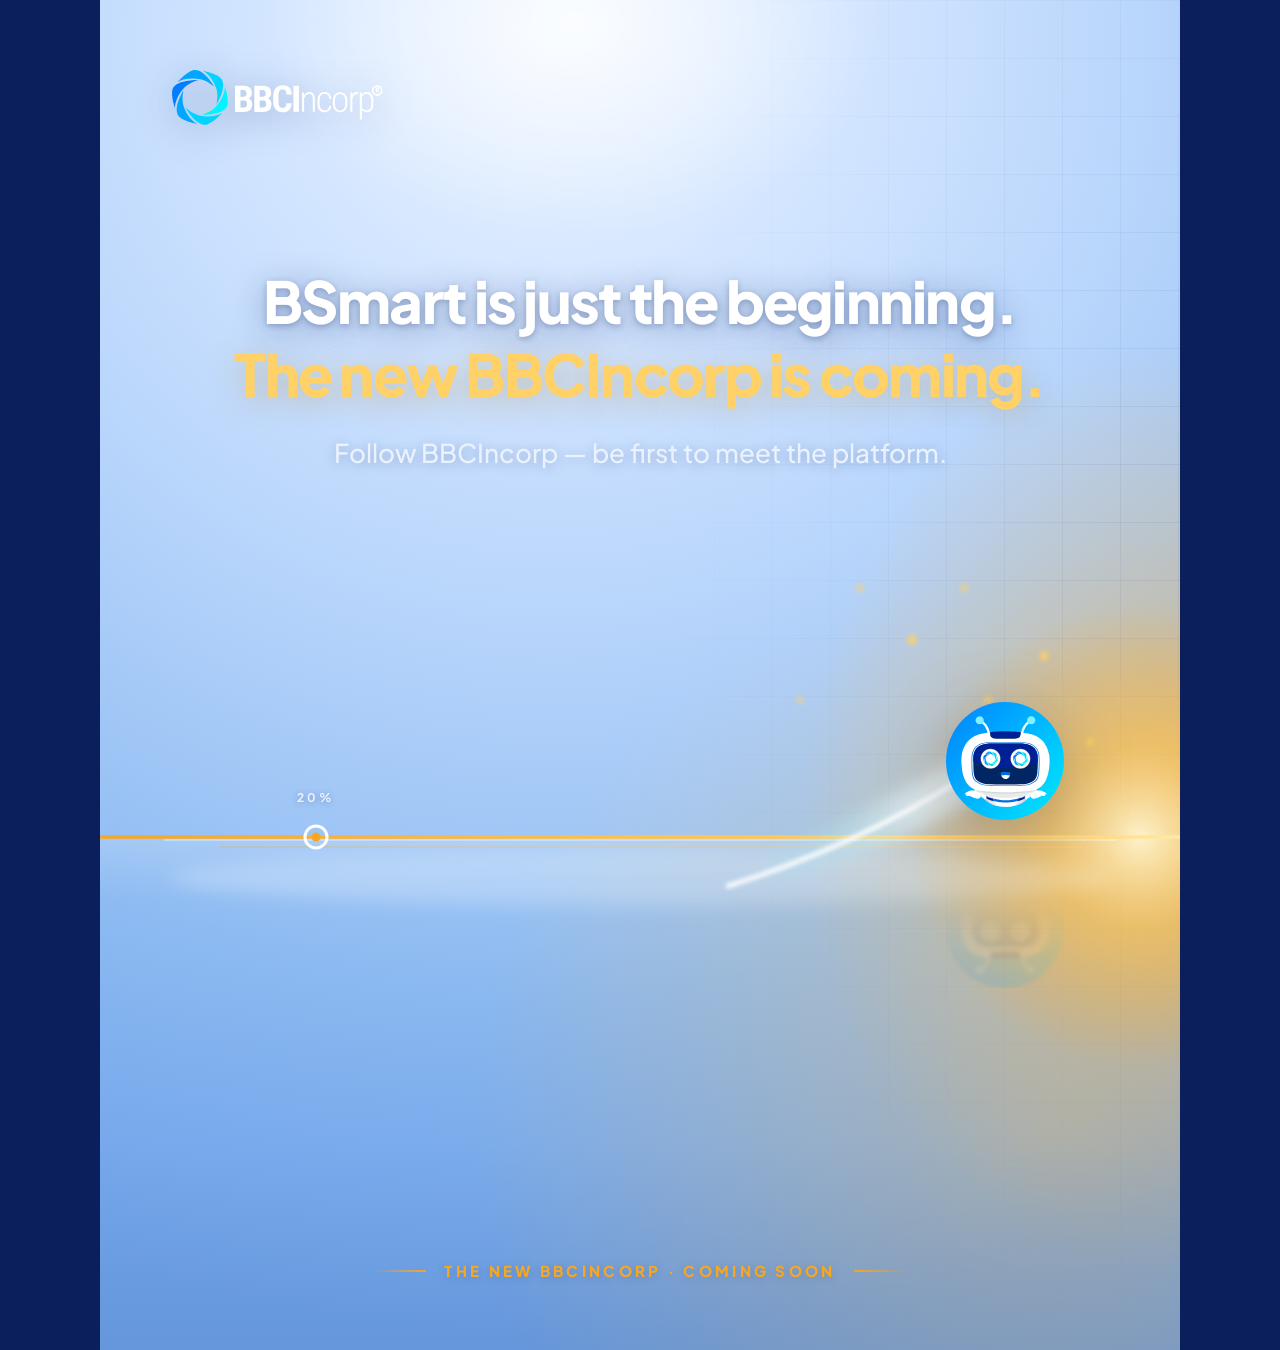
<file: posters/meet-bsmart-slide-5/index.html>
<!DOCTYPE html>
<html lang="en">
<head>
<meta charset="utf-8">
<meta name="viewport" content="width=device-width, initial-scale=1">
<title>Meet BSmart — Slide 5 (Coming Soon)</title>
<link rel="preconnect" href="https://fonts.googleapis.com">
<link rel="preconnect" href="https://fonts.gstatic.com" crossorigin>
<link href="https://fonts.googleapis.com/css2?family=Plus+Jakarta+Sans:ital,wght@0,400;0,500;0,600;0,700;0,800&display=swap" rel="stylesheet">
<style>
  html, body { margin: 0; }
  body {
    background: #0b1f5c;
    display: flex;
    justify-content: center;
    align-items: flex-start;
  }
  @keyframes bsFly5 { 0%,100% { transform: translateY(0); } 50% { transform: translateY(-10px); } }
  @keyframes bsMark5 { 0%,100% { opacity:.75; } 50% { opacity:1; } }

  @media print {
    * { -webkit-print-color-adjust: exact; print-color-adjust: exact; }
    *, *::before, *::after {
      animation-delay: -99s !important; animation-duration: .001s !important;
      animation-iteration-count: 1 !important; animation-fill-mode: both !important;
      animation-play-state: running !important; transition-duration: 0s !important;
    }
    html, body { margin: 0 !important; padding: 0 !important; background: #fff !important; }
    #printslide5 { zoom: 0.66; margin: 0 auto !important; }
  }
</style>
</head>
<body>
<div id="printslide5" style="position:relative;width:1080px;height:1350px;overflow:hidden;font-family:'Plus Jakarta Sans',sans-serif;background:radial-gradient(125% 96% at 42% 3%, #EAF3FF 0%, #D2E5FF 22%, #B6D4FB 46%, #8FBCF2 74%, #79ACEF 100%);">

  <!-- warmest wash + big gold bloom on the right horizon -->
  <div style="position:absolute;inset:0;background:radial-gradient(64% 60% at 102% 60%, rgba(255,182,70,0.62), rgba(255,182,70,0) 58%);pointer-events:none;"></div>
  <div style="position:absolute;inset:0;background:radial-gradient(90% 70% at 88% 84%, rgba(255,196,92,0.44), rgba(255,196,92,0) 60%);pointer-events:none;"></div>

  <!-- soft white glow top-center -->
  <div style="position:absolute;top:-300px;left:44%;transform:translateX(-50%);width:900px;height:640px;background:radial-gradient(closest-side, rgba(255,255,255,0.80), rgba(255,255,255,0) 70%);filter:blur(6px);pointer-events:none;"></div>

  <!-- faint tech grid, right half -->
  <div style="position:absolute;top:0;right:0;width:640px;height:1350px;background-image:linear-gradient(rgba(11,31,92,0.08) 1px, transparent 1px),linear-gradient(90deg, rgba(11,31,92,0.08) 1px, transparent 1px);background-size:58px 58px;-webkit-mask-image:radial-gradient(120% 92% at 100% 34%, rgba(0,0,0,0.85), rgba(0,0,0,0) 72%);mask-image:radial-gradient(120% 92% at 100% 34%, rgba(0,0,0,0.85), rgba(0,0,0,0) 72%);pointer-events:none;"></div>

  <!-- glossy floor plane -->
  <div style="position:absolute;left:0;top:837px;width:1080px;height:513px;background:linear-gradient(180deg, rgba(255,255,255,0.15) 0%, rgba(120,175,235,0.05) 12%, rgba(52,110,205,0.13) 60%, rgba(30,74,150,0.22) 100%);pointer-events:none;"></div>

  <!-- SVG effects: timeline, comet trail, horizon, waveform hint, marker, particles -->
  <svg width="1080" height="1350" viewBox="0 0 1080 1350" style="position:absolute;top:0;left:0;pointer-events:none;" xmlns="http://www.w3.org/2000/svg">
    <defs>
      <linearGradient id="tlGrad5" x1="0" y1="0" x2="1080" y2="0" gradientUnits="userSpaceOnUse">
        <stop offset="0" stop-color="#F5A623"></stop>
        <stop offset="0.5" stop-color="#FFC24C"></stop>
        <stop offset="0.86" stop-color="#FFD166"></stop>
        <stop offset="1" stop-color="#FFE9A8"></stop>
      </linearGradient>
      <linearGradient id="trail5" x1="640" y1="820" x2="980" y2="700" gradientUnits="userSpaceOnUse">
        <stop offset="0" stop-color="#7FE9FF" stop-opacity="0"></stop>
        <stop offset="0.45" stop-color="#EAFBFF" stop-opacity="0.7"></stop>
        <stop offset="1" stop-color="#FFFFFF" stop-opacity="1"></stop>
      </linearGradient>
      <filter id="softBlur5" x="-40%" y="-40%" width="180%" height="180%"><feGaussianBlur stdDeviation="9"></feGaussianBlur></filter>
      <filter id="coreBlur5" x="-30%" y="-30%" width="160%" height="160%"><feGaussianBlur stdDeviation="2"></feGaussianBlur></filter>
      <filter id="partGlow5" x="-120%" y="-120%" width="340%" height="340%"><feGaussianBlur stdDeviation="2.6"></feGaussianBlur></filter>
      <radialGradient id="horizon5" cx="0.5" cy="0.5" r="0.5">
        <stop offset="0" stop-color="#FFF4CE" stop-opacity="0.95"></stop>
        <stop offset="0.4" stop-color="#FFC24C" stop-opacity="0.6"></stop>
        <stop offset="1" stop-color="#F5A623" stop-opacity="0"></stop>
      </radialGradient>
    </defs>

    <!-- glowing gold horizon at right edge of timeline -->
    <circle cx="1040" cy="837" r="230" fill="url(#horizon5)"></circle>

    <!-- glossy floor sheen -->
    <ellipse cx="540" cy="878" rx="470" ry="28" fill="#FFFFFF" opacity="0.22" filter="url(#softBlur5)"></ellipse>
    <line x1="64" y1="840" x2="1016" y2="840" stroke="#FFFFFF" stroke-opacity="0.42" stroke-width="1.6"></line>

    <!-- timeline running toward gold horizon -->
    <line x1="0" y1="837" x2="1080" y2="837" stroke="url(#tlGrad5)" stroke-width="3.5" stroke-linecap="round"></line>
    <line x1="120" y1="847" x2="980" y2="847" stroke="url(#tlGrad5)" stroke-width="2" stroke-linecap="round" opacity="0.26"></line>

    <!-- comet trail behind departing badge (lower-left -> horizon) -->
    <path d="M612 872 C 720 838, 812 792, 906 726 C 918 736, 928 748, 934 762 C 840 828, 726 872, 630 900 Z" fill="url(#trail5)" filter="url(#softBlur5)" opacity="0.85"></path>
    <path d="M628 886 C 736 852, 828 806, 916 742" fill="none" stroke="#FFFFFF" stroke-width="5" stroke-linecap="round" filter="url(#coreBlur5)" opacity="0.9"></path>

    <!-- 20% progress marker on the timeline -->
    <circle cx="216" cy="837" r="11" fill="none" stroke="#FFFFFF" stroke-width="3"></circle>
    <circle cx="216" cy="837" r="4.5" fill="#F5A623"></circle>

    <!-- gold particles, warm side -->
    <g filter="url(#partGlow5)" fill="#FFD166">
      <circle cx="812" cy="640" r="4.4"></circle>
      <circle cx="888" cy="700" r="3.4"></circle>
      <circle cx="760" cy="588" r="3"></circle>
      <circle cx="944" cy="656" r="4"></circle>
      <circle cx="990" cy="742" r="3.4"></circle>
      <circle cx="700" cy="700" r="2.8"></circle>
      <circle cx="864" cy="588" r="3"></circle>
    </g>
  </svg>

  <!-- 20% label above the marker -->
  <div style="position:absolute;left:216px;top:790px;transform:translateX(-50%);font-weight:700;font-size:12px;letter-spacing:0.24em;color:rgba(255,255,255,0.82);text-shadow:0 1px 6px rgba(11,31,92,0.3);pointer-events:none;">20%</div>

  <!-- badge floor reflection -->
  <img src="assets/bsmart-badge.svg" alt="" style="position:absolute;left:846px;top:870px;width:118px;height:118px;transform:scaleY(-1);opacity:0.24;filter:blur(2px);-webkit-mask-image:linear-gradient(to bottom, rgba(0,0,0,0.6), rgba(0,0,0,0) 70%);mask-image:linear-gradient(to bottom, rgba(0,0,0,0.6), rgba(0,0,0,0) 70%);pointer-events:none;">

  <!-- BSmart badge flying toward the horizon (smaller) -->
  <img src="assets/bsmart-badge.svg" alt="BSmart" style="position:absolute;left:846px;top:702px;width:118px;height:118px;filter:drop-shadow(0 16px 34px rgba(11,31,92,0.26));animation:bsFly5 6s ease-in-out infinite;">

  <!-- logo top-left -->
  <img src="assets/bbcincorp-logo-white.svg" alt="BBCIncorp" style="position:absolute;left:72px;top:70px;width:212px;height:auto;filter:drop-shadow(0 6px 18px rgba(11,31,92,0.30));">

  <!-- centered headline block, upper half -->
  <div style="position:absolute;left:64px;right:64px;top:270px;text-align:center;">
    <div style="font-weight:800;font-size:58px;line-height:1.08;letter-spacing:-0.03em;color:#FFFFFF;text-shadow:0 6px 34px rgba(11,31,92,0.34),0 2px 6px rgba(11,31,92,0.26);text-wrap:balance;">BSmart is just the beginning.</div>
    <div style="font-weight:800;font-size:58px;line-height:1.08;letter-spacing:-0.03em;color:#FFD166;text-shadow:0 6px 30px rgba(180,120,0,0.30);margin-top:10px;text-wrap:balance;">The new BBCIncorp is coming.</div>
    <div style="margin-top:28px;font-weight:500;font-size:26px;line-height:1.5;color:#EAF2FF;text-shadow:0 2px 12px rgba(11,31,92,0.26);">Follow BBCIncorp — be first to meet the platform.</div>
  </div>

  <!-- bottom sign-off with gold rules -->
  <div style="position:absolute;left:0;right:0;bottom:70px;display:flex;align-items:center;justify-content:center;gap:18px;">
    <span style="width:52px;height:2px;background:linear-gradient(90deg, rgba(245,166,35,0), #F5A623);border-radius:2px;"></span>
    <span style="font-weight:800;font-size:15px;letter-spacing:0.22em;color:#F5A623;text-shadow:0 2px 10px rgba(11,31,92,0.18);">THE NEW BBCINCORP · COMING SOON</span>
    <span style="width:52px;height:2px;background:linear-gradient(90deg, #F5A623, rgba(245,166,35,0));border-radius:2px;"></span>
  </div>

</div>

<script>
// Print helper for the "-print" variant: wait for fonts + images, then open the
// print dialog so the poster can be saved to PDF at its native 1080x1350.
// Auto-print only runs when the page is opened with ?print=1 (or #print).
addEventListener('load', () => {
  const wantsPrint = /(?:\?|&)print=1\b/.test(location.search) || location.hash === '#print';
  if (!wantsPrint) return;
  (async () => {
    try { await document.fonts.ready; } catch (e) {}
    const imgs = Array.from(document.images).filter((i) => !i.complete);
    await Promise.race([
      Promise.allSettled(imgs.map((i) => i.decode().catch(() => {}))),
      new Promise((r) => setTimeout(r, 8000)),
    ]);
    setTimeout(() => window.print(), 600);
  })();
});
</script>
</body>
</html>
</file>
